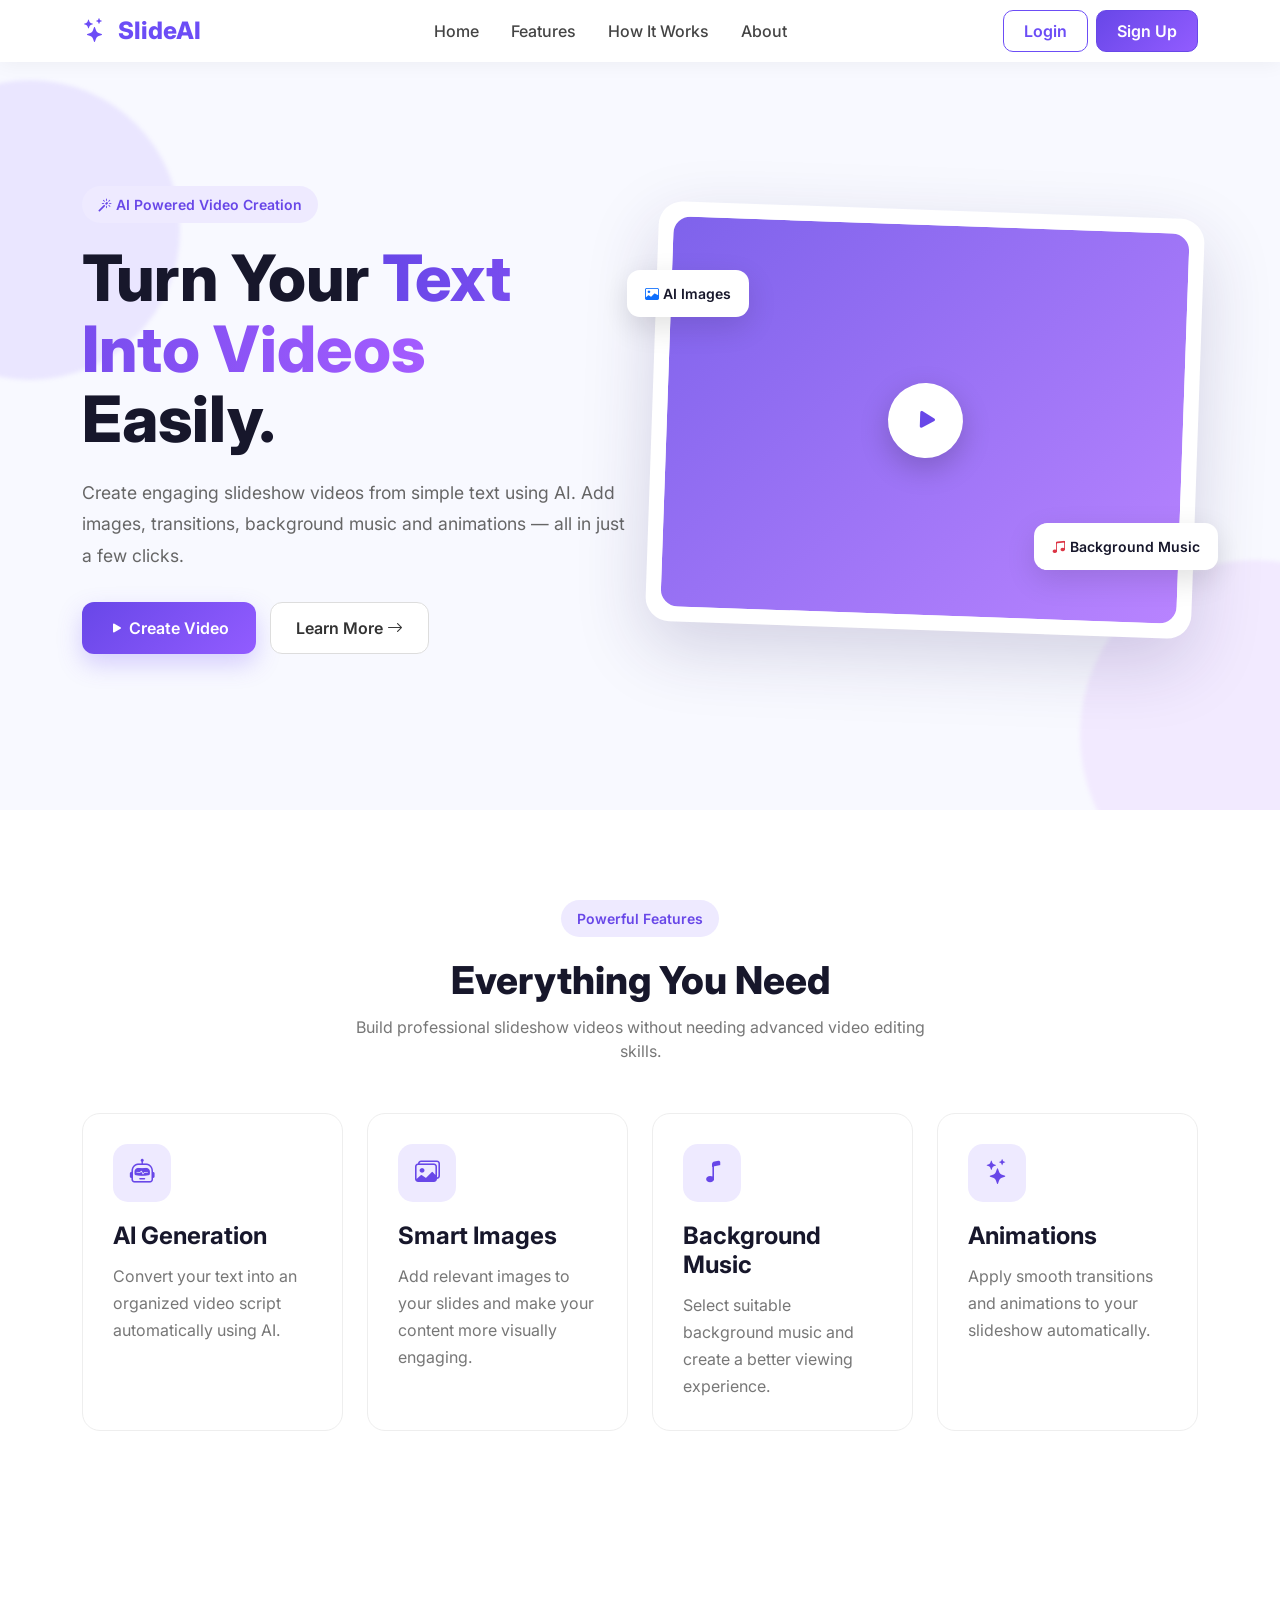
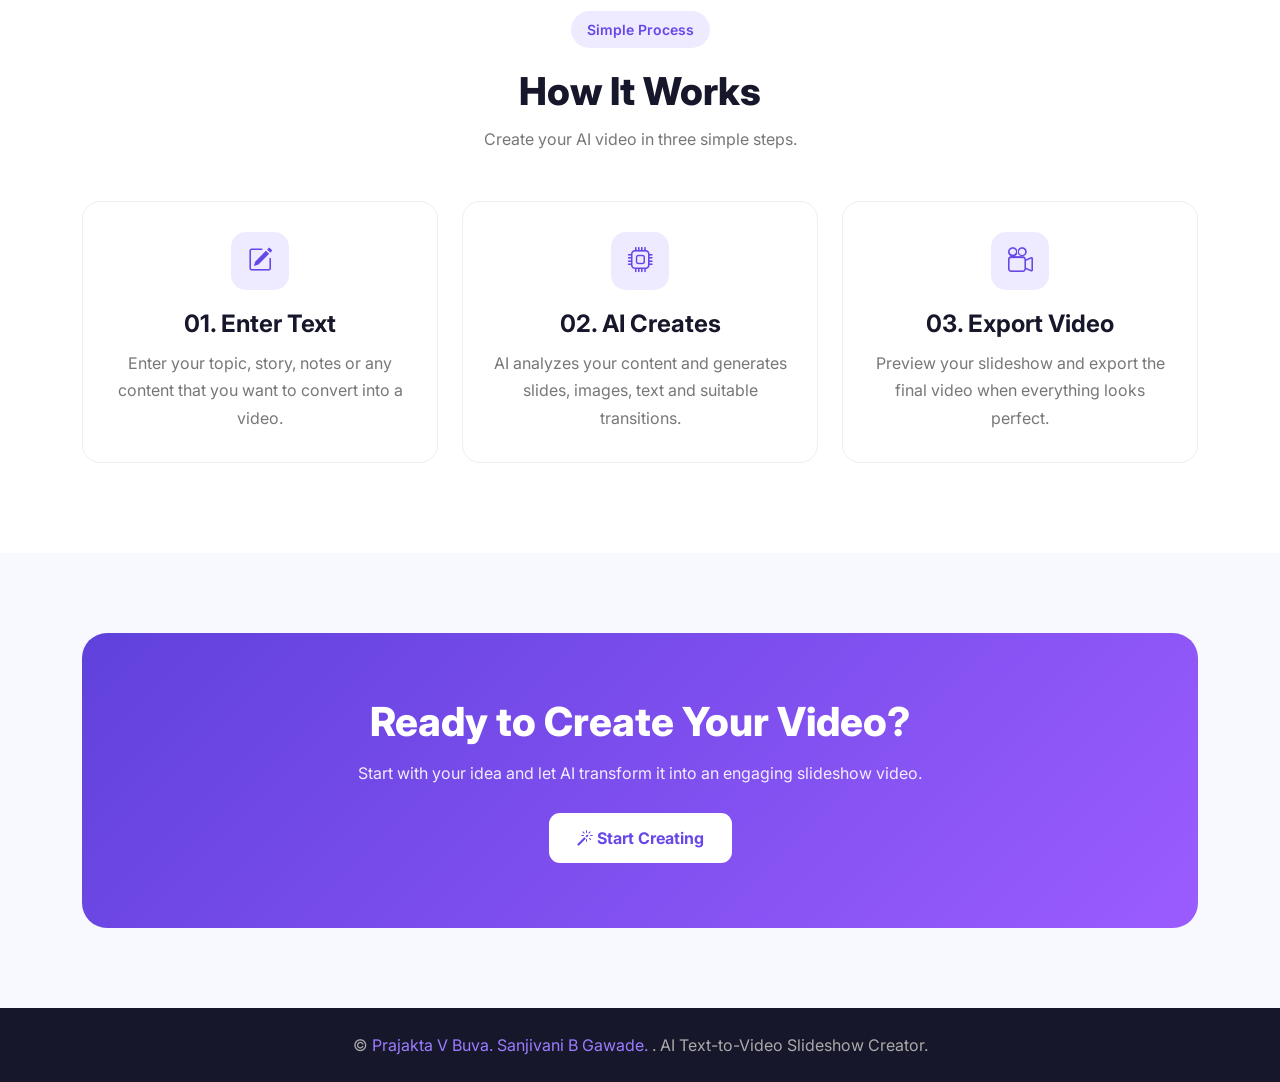
<file: index.html>
<!DOCTYPE html>
<html lang="en">
<head>
    <meta charset="UTF-8">
    <meta name="viewport" content="width=device-width, initial-scale=1.0">

    <title>SlideAI - Text to Video Creator</title>

    <!-- Bootstrap CSS -->
    <link
        href="https://cdn.jsdelivr.net/npm/bootstrap@5.3.3/dist/css/bootstrap.min.css"
        rel="stylesheet"
    >

    <!-- Bootstrap Icons -->
    <link
        rel="stylesheet"
        href="https://cdn.jsdelivr.net/npm/bootstrap-icons@1.11.3/font/bootstrap-icons.min.css"
    >

    <!-- Google Font -->
    <link
        href="https://fonts.googleapis.com/css2?family=Inter:wght@400;500;600;700;800&display=swap"
        rel="stylesheet"
    >

    <!-- External CSS -->
    <link rel="stylesheet" href="css/style.css">
</head>

<body>

    <!-- ================= NAVBAR ================= -->

    <nav class="navbar navbar-expand-lg fixed-top">

        <div class="container">

            <a class="navbar-brand" href="#">
                <i class="bi bi-stars"></i>
                SlideAI
            </a>

            <button
                class="navbar-toggler"
                type="button"
                data-bs-toggle="collapse"
                data-bs-target="#navbarMenu"
                aria-controls="navbarMenu"
                aria-expanded="false"
                aria-label="Toggle navigation">

                <span class="navbar-toggler-icon"></span>

            </button>

            <div class="collapse navbar-collapse" id="navbarMenu">

                <ul class="navbar-nav mx-auto">

                    <li class="nav-item">
                        <a class="nav-link" href="#home">Home</a>
                    </li>

                    <li class="nav-item">
                        <a class="nav-link" href="#features">Features</a>
                    </li>

                    <li class="nav-item">
                        <a class="nav-link" href="#how-it-works">
                            How It Works
                        </a>
                    </li>

                    <li class="nav-item">
                        <a class="nav-link" href="#about">About</a>
                    </li>

                </ul>

                <a href="#" class="btn btn-login">
                    Login
                </a>
                <a href="#" class="btn btn-signup">
                    Sign Up
                </a>

            </div>

        </div>

    </nav>


    <!-- ================= HERO SECTION ================= -->

    <section class="hero" id="home">

        <div class="shape shape-one"></div>
        <div class="shape shape-two"></div>

        <div class="container">

            <div class="row align-items-center">

                <!-- Hero Content -->

                <div class="col-lg-6">

                    <div class="hero-content">

                        <span class="badge-custom">
                            <i class="bi bi-magic"></i>
                            AI Powered Video Creation
                        </span>

                        <h1>
                            Turn Your
                            <span class="gradient-text">
                                Text Into Videos
                            </span>
                            Easily.
                        </h1>

                        <p>
                            Create engaging slideshow videos from simple text
                            using AI. Add images, transitions, background music
                            and animations — all in just a few clicks.
                        </p>

                        <div class="hero-buttons">

                            <a href="#" class="btn btn-primary-custom">
                                <i class="bi bi-play-fill"></i>
                                Create Video
                            </a>

                            <a
                                href="#how-it-works"
                                class="btn btn-outline-custom">

                                Learn More
                                <i class="bi bi-arrow-right"></i>

                            </a>

                        </div>

                    </div>

                </div>


                <!-- Video Preview -->

                <div class="col-lg-6">

                    <div class="preview-wrapper">

                        <div class="floating-card card-one">
                            <i class="bi bi-image text-primary"></i>
                            AI Images
                        </div>

                        <div class="video-card">

                            <div class="video-screen">

                                <div class="play-button">
                                    <i class="bi bi-play-fill"></i>
                                </div>

                            </div>

                        </div>

                        <div class="floating-card card-two">
                            <i class="bi bi-music-note-beamed text-danger"></i>
                            Background Music
                        </div>

                    </div>

                </div>

            </div>

        </div>

    </section>


    <!-- ================= FEATURES ================= -->

    <section class="features-section" id="features">

        <div class="container">

            <div class="section-title">

                <span class="badge-custom">
                    Powerful Features
                </span>

                <h2>
                    Everything You Need
                </h2>

                <p>
                    Build professional slideshow videos without needing
                    advanced video editing skills.
                </p>

            </div>


            <div class="row g-4">

                <!-- Feature 1 -->

                <div class="col-md-6 col-lg-3">

                    <div class="feature-card">

                        <div class="feature-icon">
                            <i class="bi bi-robot"></i>
                        </div>

                        <h4>AI Generation</h4>

                        <p>
                            Convert your text into an organized video script
                            automatically using AI.
                        </p>

                    </div>

                </div>


                <!-- Feature 2 -->

                <div class="col-md-6 col-lg-3">

                    <div class="feature-card">

                        <div class="feature-icon">
                            <i class="bi bi-images"></i>
                        </div>

                        <h4>Smart Images</h4>

                        <p>
                            Add relevant images to your slides and make your
                            content more visually engaging.
                        </p>

                    </div>

                </div>


                <!-- Feature 3 -->

                <div class="col-md-6 col-lg-3">

                    <div class="feature-card">

                        <div class="feature-icon">
                            <i class="bi bi-music-note"></i>
                        </div>

                        <h4>Background Music</h4>

                        <p>
                            Select suitable background music and create a
                            better viewing experience.
                        </p>

                    </div>

                </div>


                <!-- Feature 4 -->

                <div class="col-md-6 col-lg-3">

                    <div class="feature-card">

                        <div class="feature-icon">
                            <i class="bi bi-stars"></i>
                        </div>

                        <h4>Animations</h4>

                        <p>
                            Apply smooth transitions and animations to your
                            slideshow automatically.
                        </p>

                    </div>

                </div>

            </div>

        </div>

    </section>


    <!-- ================= HOW IT WORKS ================= -->

    <section class="features-section" id="how-it-works">

        <div class="container">

            <div class="section-title">

                <span class="badge-custom">
                    Simple Process
                </span>

                <h2>
                    How It Works
                </h2>

                <p>
                    Create your AI video in three simple steps.
                </p>

            </div>


            <div class="row g-4">

                <!-- Step 1 -->

                <div class="col-md-4">

                    <div class="feature-card text-center">

                        <div class="feature-icon mx-auto">
                            <i class="bi bi-pencil-square"></i>
                        </div>

                        <h4>01. Enter Text</h4>

                        <p>
                            Enter your topic, story, notes or any content
                            that you want to convert into a video.
                        </p>

                    </div>

                </div>


                <!-- Step 2 -->

                <div class="col-md-4">

                    <div class="feature-card text-center">

                        <div class="feature-icon mx-auto">
                            <i class="bi bi-cpu"></i>
                        </div>

                        <h4>02. AI Creates</h4>

                        <p>
                            AI analyzes your content and generates slides,
                            images, text and suitable transitions.
                        </p>

                    </div>

                </div>


                <!-- Step 3 -->

                <div class="col-md-4">

                    <div class="feature-card text-center">

                        <div class="feature-icon mx-auto">
                            <i class="bi bi-camera-reels"></i>
                        </div>

                        <h4>03. Export Video</h4>

                        <p>
                            Preview your slideshow and export the final
                            video when everything looks perfect.
                        </p>

                    </div>

                </div>

            </div>

        </div>

    </section>


    <!-- ================= CTA ================= -->

    <section class="cta-section" id="about">

        <div class="container">

            <div class="cta-box">

                <h2>
                    Ready to Create Your Video?
                </h2>

                <p>
                    Start with your idea and let AI transform it into
                    an engaging slideshow video.
                </p>

                <a href="#" class="btn btn-white">
                    <i class="bi bi-magic"></i>
                    Start Creating
                </a>

            </div>

        </div>

    </section>


    <!-- ================= FOOTER ================= -->

    <footer>

        <div class="container">

            <p class="mb-0">
                © <span>Prajakta V Buva.
                    Sanjivani B Gawade.
                </span>.
                AI Text-to-Video Slideshow Creator.
            </p>

        </div>

    </footer>


    <!-- Bootstrap JS -->

    <script
        src="https://cdn.jsdelivr.net/npm/bootstrap@5.3.3/dist/js/bootstrap.bundle.min.js">
    </script>

</body>
</html>
</file>
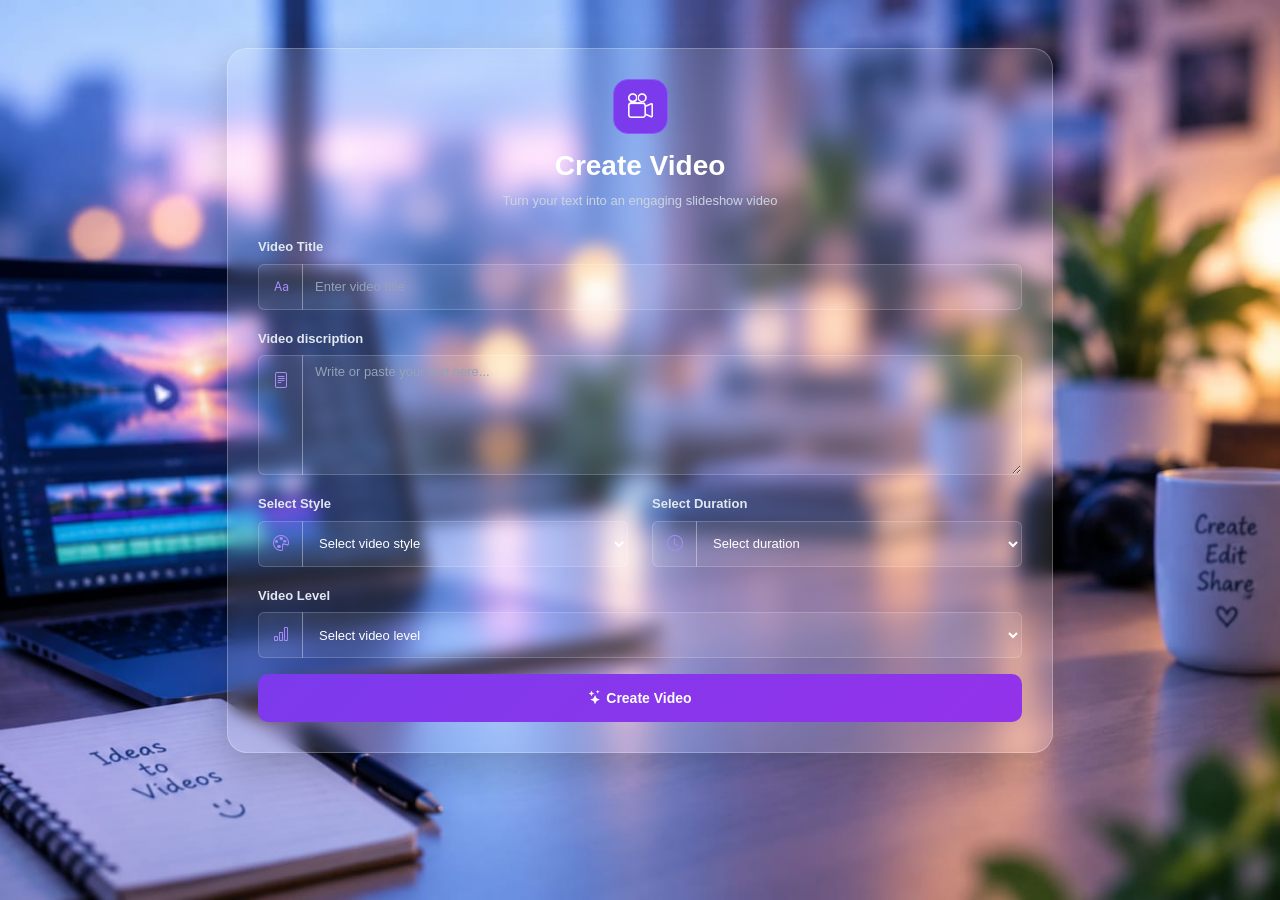
<file: create_video.html>
<!DOCTYPE html>
<html lang="en">

<head>

    <meta charset="UTF-8">

    <meta name="viewport"
          content="width=device-width, initial-scale=1.0">

    <title>Create Video - AI Text to Video</title>


    <!-- Bootstrap CSS -->

    <link
        href="https://cdn.jsdelivr.net/npm/bootstrap@5.3.3/dist/css/bootstrap.min.css"
        rel="stylesheet">


    <!-- Bootstrap Icons -->

    <link
        rel="stylesheet"
        href="https://cdn.jsdelivr.net/npm/bootstrap-icons@1.11.3/font/bootstrap-icons.min.css">


    <!-- Custom CSS -->

    <link rel="stylesheet"
          href="./css/create.css">

</head>


<body>


<div class="container py-5">

    <div class="create-video">


        <!-- Heading -->

        <div class="text-center mb-4">

            <div class="logo-icon">

                <i class="bi bi-camera-reels"></i>

            </div>

            <h2>Create Video</h2>

            <p>
                Turn your text into an engaging slideshow video
            </p>

        </div>


        <!-- Form -->

        <form>


            <!-- Video Title -->

            <div class="row">

                <div class="col-12 mb-3">

                    <label class="form-label">
                        Video Title
                    </label>

                    <div class="input-group">

                        <span class="input-group-text">

                            <i class="bi bi-type"></i>

                        </span>

                        <input
                            type="text"
                            class="form-control"
                            placeholder="Enter video title">

                    </div>

                </div>

            </div>


            <!-- Video discription -->

            <div class="row">

                <div class="col-12 mb-3">

                    <label class="form-label">
                        Video discription
                    </label>

                    <div class="input-group">

                        <span class="input-group-text textarea-icon">

                            <i class="bi bi-file-text"></i>

                        </span>

                        <textarea
                            class="form-control"
                            rows="5"
                            placeholder="Write or paste your text here..."></textarea>

                    </div>

                </div>

            </div>


            <!-- Select Style + Select Duration -->

            <div class="row">


                <!-- Select Style -->

                <div class="col-md-6 mb-3">

                    <label class="form-label">
                        Select Style
                    </label>

                    <div class="input-group">

                        <span class="input-group-text">

                            <i class="bi bi-palette"></i>

                        </span>

                        <select class="form-select">

                            <option selected disabled>
                                Select video style
                            </option>

                            <option>
                                Modern
                            </option>

                            <option>
                                Professional
                            </option>

                            <option>
                                Creative
                            </option>

                            <option>
                                Minimal
                            </option>

                        </select>

                    </div>

                </div>


                <!-- Select Duration -->

                <div class="col-md-6 mb-3">

                    <label class="form-label">
                        Select Duration
                    </label>

                    <div class="input-group">

                        <span class="input-group-text">

                            <i class="bi bi-clock"></i>

                        </span>

                        <select class="form-select">

                            <option selected disabled>
                                Select duration
                            </option>

                            <option>
                                30 Seconds
                            </option>

                            <option>
                                1 Minute
                            </option>

                            <option>
                                2 Minutes
                            </option>

                            <option>
                                5 Minutes
                            </option>

                        </select>

                    </div>

                </div>

            </div>


            <!-- Video Level -->

            <div class="row">

                <div class="col-md-12 mb-3">

                    <label class="form-label">
                        Video Level
                    </label>

                    <div class="input-group">

                        <span class="input-group-text">

                            <i class="bi bi-bar-chart"></i>

                        </span>

                        <select class="form-select">

                            <option selected disabled>
                                Select video level
                            </option>

                            <option>
                                Normal
                            </option>

                            <option>
                                Medium
                            </option>

                            <option>
                                Standard
                            </option>

                        </select>

                    </div>

                </div>

            </div>


            <!-- Create Video Button -->

            <div class="row">

                <div class="col-12">

                    <button
                        type="submit"
                        class="create-video-btn">

                        <i class="bi bi-stars"></i>

                        Create Video

                    </button>

                </div>

            </div>


        </form>

    </div>

</div>


</body>

</html>
</file>
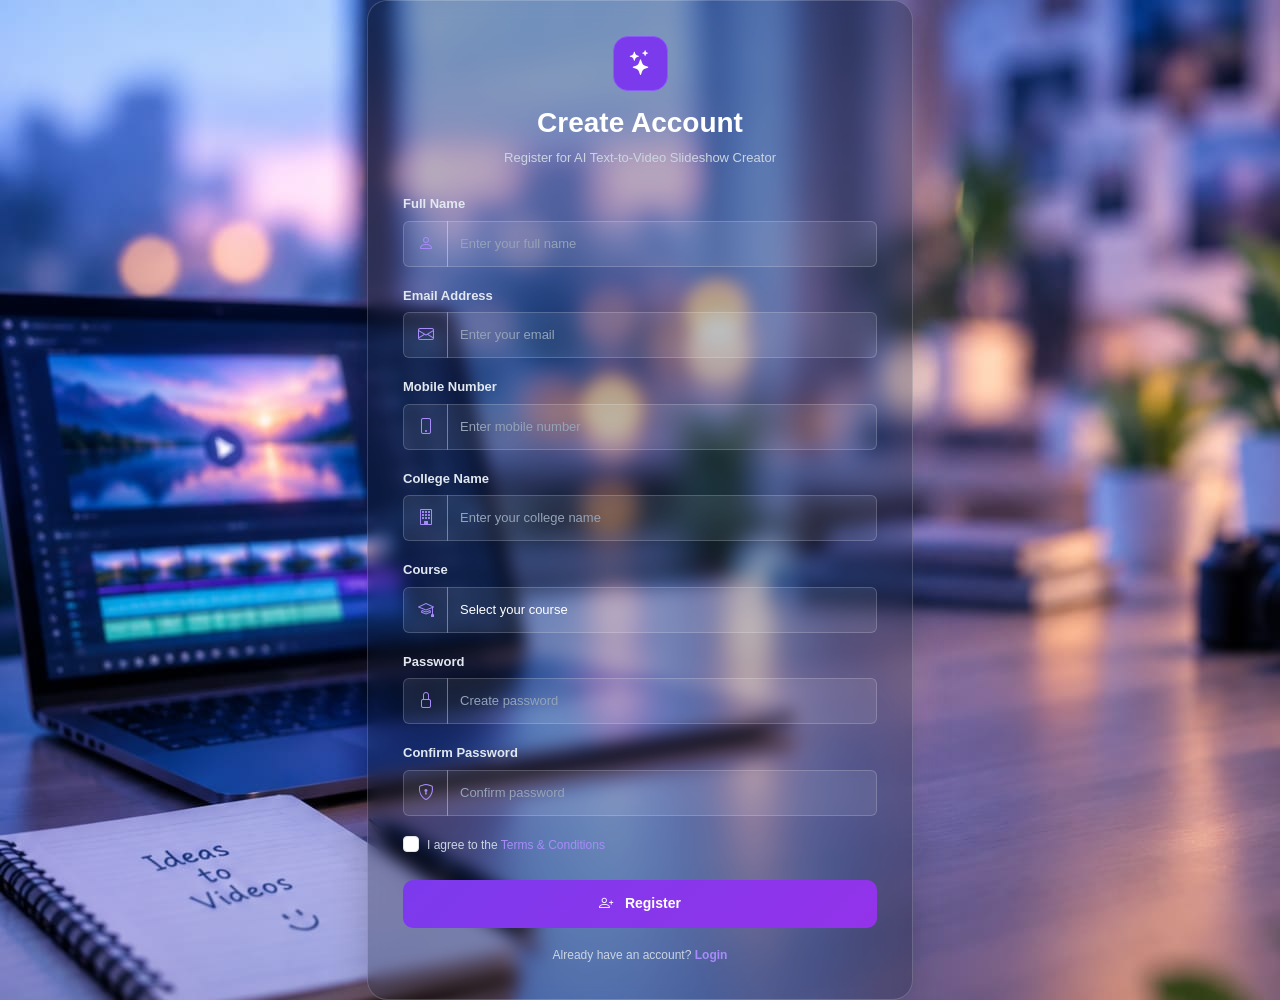
<file: register.html>
<!DOCTYPE html>
<html lang="en">

<head>
    <meta charset="UTF-8">
    <meta name="viewport" content="width=device-width, initial-scale=1.0">

    <title>AI Video Creator - Registration</title>

    <!-- Bootstrap CSS -->
    <link
        href="https://cdn.jsdelivr.net/npm/bootstrap@5.3.3/dist/css/bootstrap.min.css"
        rel="stylesheet">

    <!-- Bootstrap Icons -->
    <link
        rel="stylesheet"
        href="https://cdn.jsdelivr.net/npm/bootstrap-icons@1.11.3/font/bootstrap-icons.min.css">

    <!-- External CSS -->
    <link rel="stylesheet" href="./css/register.css">
</head>

<body>

    <div class="container">

        <div class="row justify-content-center align-items-center min-vh-100">

            <div class="col-lg-6 col-md-8 col-sm-10">

                <!-- Registration Form -->

                <div class="registration-form">

                    <div class="text-center mb-4">

                        <div class="logo-icon">
                            <i class="bi bi-stars"></i>
                        </div>

                        <h2>Create Account</h2>

                        <p>
                            Register for AI Text-to-Video Slideshow Creator
                        </p>

                    </div>


                    <form>

                        <!-- Full Name -->

                        <div class="mb-3">

                            <label class="form-label">
                                Full Name
                            </label>

                            <div class="input-group">

                                <span class="input-group-text">
                                    <i class="bi bi-person"></i>
                                </span>

                                <input
                                    type="text"
                                    class="form-control"
                                    placeholder="Enter your full name"
                                    required>

                            </div>

                        </div>


                        <!-- Email -->

                        <div class="mb-3">

                            <label class="form-label">
                                Email Address
                            </label>

                            <div class="input-group">

                                <span class="input-group-text">
                                    <i class="bi bi-envelope"></i>
                                </span>

                                <input
                                    type="email"
                                    class="form-control"
                                    placeholder="Enter your email"
                                    required>

                            </div>

                        </div>


                        <!-- Mobile -->

                        <div class="mb-3">

                            <label class="form-label">
                                Mobile Number
                            </label>

                            <div class="input-group">

                                <span class="input-group-text">
                                    <i class="bi bi-phone"></i>
                                </span>

                                <input
                                    type="tel"
                                    class="form-control"
                                    placeholder="Enter mobile number"
                                    required>

                            </div>

                        </div>


                        <!-- College -->

                        <div class="mb-3">

                            <label class="form-label">
                                College Name
                            </label>

                            <div class="input-group">

                                <span class="input-group-text">
                                    <i class="bi bi-building"></i>
                                </span>

                                <input
                                    type="text"
                                    class="form-control"
                                    placeholder="Enter your college name"
                                    required>

                            </div>

                        </div>


                        <!-- Course -->

                        <div class="mb-3">

                            <label class="form-label">
                                Course
                            </label>

                            <div class="input-group">

                                <span class="input-group-text">
                                    <i class="bi bi-mortarboard"></i>
                                </span>

                                <select
                                    class="form-select"
                                    required>

                                    <option
                                        value=""
                                        selected
                                        disabled>
                                        Select your course
                                    </option>

                                    <option>BCA</option>
                                    <option>B.Sc Computer Science</option>
                                    <option>B.Tech</option>
                                    <option>MCA</option>
                                    <option>M.Sc Computer Science</option>
                                    <option>Other</option>

                                </select>

                            </div>

                        </div>


                        <!-- Password -->

                        <div class="mb-3">

                            <label class="form-label">
                                Password
                            </label>

                            <div class="input-group">

                                <span class="input-group-text">
                                    <i class="bi bi-lock"></i>
                                </span>

                                <input
                                    type="password"
                                    class="form-control"
                                    placeholder="Create password"
                                    required>

                            </div>

                        </div>


                        <!-- Confirm Password -->

                        <div class="mb-3">

                            <label class="form-label">
                                Confirm Password
                            </label>

                            <div class="input-group">

                                <span class="input-group-text">
                                    <i class="bi bi-shield-lock"></i>
                                </span>

                                <input
                                    type="password"
                                    class="form-control"
                                    placeholder="Confirm password"
                                    required>

                            </div>

                        </div>


                        <!-- Terms -->

                        <div class="form-check mb-4">

                            <input
                                class="form-check-input"
                                type="checkbox"
                                id="terms"
                                required>

                            <label
                                class="form-check-label"
                                for="terms">

                                I agree to the
                                <a href="#">
                                    Terms & Conditions
                                </a>

                            </label>

                        </div>


                        <!-- Register Button -->

                        <button
                            type="submit"
                            class="btn register-btn">

                            <i class="bi bi-person-plus me-2"></i>

                            Register

                        </button>


                        <!-- Login -->

                        <p class="login-text">

                            Already have an account?

                            <a href="#">
                                Login
                            </a>

                        </p>

                    </form>

                </div>

            </div>

        </div>

    </div>


    <!-- Bootstrap JS -->

    <script
        src="https://cdn.jsdelivr.net/npm/bootstrap@5.3.3/dist/js/bootstrap.bundle.min.js">
    </script>

</body>

</html>
</file>
<file: css/style.css>
/* =====================================================
   GLOBAL
===================================================== */

* {
    margin: 0;
    padding: 0;
    box-sizing: border-box;
}

html {
    scroll-behavior: smooth;
}

body {
    font-family: "Inter", sans-serif;
    background: #f8f9ff;
    color: #17172b;
    overflow-x: hidden;
}

a {
    text-decoration: none;
}


/* =====================================================
   NAVBAR
===================================================== */

.navbar {
    background: rgba(255, 255, 255, 0.90);
    backdrop-filter: blur(12px);
    box-shadow: 0 2px 20px rgba(0, 0, 0, 0.05);
}

.navbar-brand {
    font-size: 1.5rem;
    font-weight: 800;
    color: #6c4df6 !important;
}

.navbar-brand i {
    margin-right: 7px;
}

.nav-link {
    color: #444 !important;
    font-weight: 500;
    margin: 0 8px;
    transition: 0.3s;
}

.nav-link:hover {
    color: #6c4df6 !important;
}

.btn-login {
    border: 1px solid #6c4df6;
    color: #6c4df6;
    border-radius: 10px;
    padding: 8px 20px;
    font-weight: 600;
    transition: 0.3s;
}

.btn-login:hover {
    background: #6c4df6;
    color: white;
}


/* =====================================================
   HERO
===================================================== */

.hero {
    min-height: 90vh;
    display: flex;
    align-items: center;
    position: relative;
    overflow: hidden;
    padding: 100px 0 70px;
}

.hero-content {
    animation: fadeUp 1s ease forwards;
}

.badge-custom {
    display: inline-block;
    background: #eeeaff;
    color: #6847e8;
    padding: 8px 16px;
    border-radius: 50px;
    font-size: 14px;
    font-weight: 600;
    margin-bottom: 20px;
}

.hero h1 {
    font-size: clamp(2.5rem, 5vw, 4.5rem);
    font-weight: 800;
    line-height: 1.1;
    margin-bottom: 22px;
}

.gradient-text {
    background: linear-gradient(90deg, #6847e8, #a45cff);
    -webkit-background-clip: text;
    -webkit-text-fill-color: transparent;
}

.hero p {
    color: #666;
    font-size: 1.1rem;
    line-height: 1.8;
    max-width: 580px;
    margin-bottom: 30px;
}


/* =====================================================
   BUTTONS
===================================================== */

.btn-primary-custom {
    background: linear-gradient(135deg, #6847e8, #925cff);
    color: white;
    border: none;
    padding: 14px 27px;
    border-radius: 12px;
    font-weight: 600;
    box-shadow: 0 10px 25px rgba(108, 77, 246, 0.25);
    transition: 0.3s;
}

.btn-primary-custom:hover {
    transform: translateY(-3px);
    box-shadow: 0 15px 30px rgba(108, 77, 246, 0.35);
    color: white;
}

.btn-outline-custom {
    padding: 13px 25px;
    border: 1px solid #ddd;
    border-radius: 12px;
    margin-left: 10px;
    font-weight: 600;
    color: #333;
    background: white;
    transition: 0.3s;
}

.btn-outline-custom:hover {
    border-color: #6847e8;
    color: #6847e8;
}


/* =====================================================
   VIDEO PREVIEW
===================================================== */

.preview-wrapper {
    position: relative;
    animation: float 4s ease-in-out infinite;
}

.video-card {
    background: white;
    border-radius: 24px;
    padding: 15px;
    box-shadow: 0 25px 70px rgba(47, 35, 100, 0.18);
    transform: rotate(2deg);
}

.video-screen {
    height: 390px;
    border-radius: 17px;

    background:
        linear-gradient(
            135deg,
            rgba(104, 71, 232, 0.85),
            rgba(160, 90, 255, 0.75)
        ),
        url("https://images.unsplash.com/photo-1516321318423-f06f85e504b3?auto=format&fit=crop&w=900&q=80");

    background-size: cover;
    background-position: center;

    display: flex;
    align-items: center;
    justify-content: center;

    position: relative;
    overflow: hidden;
}

.play-button {
    width: 75px;
    height: 75px;
    border-radius: 50%;
    background: white;
    color: #6847e8;

    display: flex;
    align-items: center;
    justify-content: center;

    font-size: 30px;
    padding-left: 5px;

    box-shadow: 0 10px 30px rgba(0, 0, 0, 0.2);

    transition: 0.3s;
}

.play-button:hover {
    transform: scale(1.1);
}


/* =====================================================
   FLOATING CARDS
===================================================== */

.floating-card {
    position: absolute;
    background: white;
    padding: 13px 18px;
    border-radius: 13px;
    box-shadow: 0 10px 30px rgba(0, 0, 0, 0.12);
    font-size: 14px;
    font-weight: 600;
    z-index: 5;
}

.card-one {
    left: -25px;
    top: 60px;
    animation: floatSmall 3s ease-in-out infinite;
}

.card-two {
    right: -20px;
    bottom: 60px;
    animation: floatSmall 3.5s ease-in-out infinite;
}


/* =====================================================
   BACKGROUND SHAPES
===================================================== */

.shape {
    position: absolute;
    border-radius: 50%;
    filter: blur(2px);
    z-index: -1;
}

.shape-one {
    width: 300px;
    height: 300px;
    background: rgba(142, 102, 255, 0.12);
    top: 80px;
    left: -120px;
}

.shape-two {
    width: 350px;
    height: 350px;
    background: rgba(198, 112, 255, 0.10);
    right: -150px;
    bottom: -100px;
}


/* =====================================================
   FEATURES
===================================================== */

.features-section {
    padding: 90px 0;
    background: white;
}

.section-title {
    text-align: center;
    margin-bottom: 50px;
}

.section-title h2 {
    font-weight: 800;
    font-size: 2.4rem;
}

.section-title p {
    color: #777;
    max-width: 600px;
    margin: 12px auto;
}


/* =====================================================
   FEATURE CARD
===================================================== */

.feature-card {
    height: 100%;
    padding: 30px;
    border-radius: 18px;
    background: #fff;
    border: 1px solid #eee;

    transition: 0.35s;
}

.feature-card:hover {
    transform: translateY(-8px);
    border-color: #dcd2ff;
    box-shadow: 0 20px 40px rgba(68, 43, 150, 0.10);
}

.feature-icon {
    width: 58px;
    height: 58px;

    border-radius: 15px;

    background: #eeeaff;
    color: #6847e8;

    display: flex;
    align-items: center;
    justify-content: center;

    font-size: 25px;

    margin-bottom: 20px;
}

.feature-card h4 {
    font-weight: 700;
    margin-bottom: 12px;
}

.feature-card p {
    color: #777;
    line-height: 1.7;
    margin-bottom: 0;
}


/* =====================================================
   CTA
===================================================== */

.cta-section {
    padding: 80px 0;
}

.cta-box {
    background: linear-gradient(135deg, #6041dc, #9b5cff);
    border-radius: 25px;
    padding: 65px 30px;
    color: white;
    text-align: center;

    position: relative;
    overflow: hidden;
}

.cta-box h2 {
    font-size: 2.5rem;
    font-weight: 800;
    margin-bottom: 15px;
}

.cta-box p {
    opacity: 0.9;
    margin-bottom: 28px;
}

.btn-white {
    background: white;
    color: #6847e8;

    padding: 13px 28px;

    border-radius: 11px;

    font-weight: 700;

    border: none;

    transition: 0.3s;
}

.btn-white:hover {
    transform: translateY(-3px);
    color: #6847e8;
}


/* =====================================================
   FOOTER
===================================================== */

footer {
    background: #17172b;
    color: #aaa;
    padding: 25px 0;
    text-align: center;
}

footer span {
    color: #9b7cff;
}


/* =====================================================
   ANIMATIONS
===================================================== */

@keyframes fadeUp {

    from {
        opacity: 0;
        transform: translateY(30px);
    }

    to {
        opacity: 1;
        transform: translateY(0);
    }

}


@keyframes float {

    0%,
    100% {
        transform: translateY(0);
    }

    50% {
        transform: translateY(-12px);
    }

}


@keyframes floatSmall {

    0%,
    100% {
        transform: translateY(0);
    }

    50% {
        transform: translateY(-8px);
    }

}


/* =====================================================
   RESPONSIVE
===================================================== */

@media (max-width: 991px) {

    .hero {
        text-align: center;
        padding-top: 130px;
    }

    .hero p {
        margin-left: auto;
        margin-right: auto;
    }

    .preview-wrapper {
        margin-top: 60px;
    }

}


@media (max-width: 576px) {

    .hero h1 {
        font-size: 2.5rem;
    }

    .hero p {
        font-size: 1rem;
    }

    .hero-buttons a {
        display: block;
        width: 100%;
        margin: 10px 0;
    }

    .video-screen {
        height: 280px;
    }

    .floating-card {
        font-size: 12px;
        padding: 10px;
    }

    .card-one {
        left: -5px;
    }

    .card-two {
        right: -5px;
    }

    .section-title h2,
    .cta-box h2 {
        font-size: 2rem;
    }

}
.btn-signup {
    background: linear-gradient(135deg, #6847e8, #925cff);
    color: white !important;
    border-radius: 10px;
    padding: 8px 20px;
    font-weight: 600;
    border: 1px solid #6847e8;
    margin-left: 8px;
    transition: 0.3s;
}

.btn-signup:hover {
    transform: translateY(-2px);
    box-shadow: 0 8px 20px rgba(108, 77, 246, 0.25);
}
</file>
<file: css/create.css>
/* =========================================
   BASIC
========================================= */

* {
    margin: 0;
    padding: 0;
    box-sizing: border-box;
}


body {

    min-height: 100vh;

    font-family: Arial, sans-serif;

    background-image:
        url(../image/image.jpg);

    background-size: cover;

    background-position: center;

    background-attachment: fixed;

    color: #ffffff;

    overflow-x: hidden;
}


/* =========================================
   MAIN CONTAINER
========================================= */

.container {

    max-width: 850px;

}


/* =========================================
   CREATE VIDEO CARD
========================================= */

.create-video {

    padding: 30px;

    background:
        rgba(255, 255, 255, 0.12);

    border:
        1px solid
        rgba(255, 255, 255, 0.25);

    border-radius: 20px;

    backdrop-filter: blur(8px);

    

    box-shadow:
        0 15px 40px
        rgba(0, 0, 0, 0.20);

    animation:
        formAnimation 0.8s ease;
}


/* =========================================
   ANIMATION
========================================= */

@keyframes formAnimation {

    from {

        opacity: 0;

        transform:
            translateY(30px);

    }

    to {

        opacity: 1;

        transform:
            translateY(0);

    }

}


/* =========================================
   LOGO
========================================= */

.logo-icon {

    width: 55px;

    height: 55px;

    margin: 0 auto 15px;

    display: flex;

    align-items: center;

    justify-content: center;

    border-radius: 15px;

    background: #7c3aed;

    border:
        1px solid
        #8b5cf6;

    color: #ffffff;

    font-size: 25px;

    cursor: pointer;
}


/* =========================================
   HEADING
========================================= */

.create-video h2 {

    font-size: 28px;

    font-weight: 700;

    margin-bottom: 8px;

    color: #ffffff;
}


.create-video
.text-center p {

    color: #cbd5e1;

    font-size: 13px;

    margin-bottom: 0;
}


/* =========================================
   LABEL
========================================= */

.form-label {

    color: #e2e8f0;

    font-size: 13px;

    font-weight: 600;

    margin-bottom: 7px;
}


/* =========================================
   INPUT ICON
========================================= */

.input-group-text {

    min-width: 45px;

    justify-content: center;

    background:
        rgba(255, 255, 255, 0.08);

    border:
        1px solid
        rgba(255, 255, 255, 0.18);

    color: #a78bfa;

    cursor: pointer;
}


/* =========================================
   INPUT / TEXTAREA / SELECT
========================================= */

.form-control,
.form-select {

    min-height: 46px;

    background:
        rgba(255, 255, 255, 0.08);

    border:
        1px solid
        rgba(255, 255, 255, 0.18);

    color: #ffffff;

    font-size: 13px;
}


textarea.form-control {

    min-height: 120px;

    resize: vertical;
}


.form-control::placeholder {

    color: #94a3b8;
}


/* =========================================
   DROPDOWN ARROW
========================================= */

.form-select {

    cursor: pointer;

    appearance: auto;

    -webkit-appearance: auto;

    -moz-appearance: auto;
}


/* =========================================
   FOCUS
========================================= */

.form-control:focus,
.form-select:focus {

    background:
        rgba(255, 255, 255, 0.12);

    color: #ffffff;

    border-color: #8b5cf6;

    box-shadow:
        0 0 0 3px
        rgba(124, 58, 237, 0.15);
}


/* =========================================
   DROPDOWN OPTIONS
========================================= */

.form-select option {

    color: #111827;

    background: #ffffff;
}


/* =========================================
   TEXTAREA ICON
========================================= */

.textarea-icon {

    align-items: flex-start;

    padding-top: 13px;
}


/* =========================================
   CREATE VIDEO BUTTON
========================================= */

.create-video-btn {

    width: 100%;

    min-height: 48px;

    border: none;

    border-radius: 10px;

    background:
        linear-gradient(
            135deg,
            #7c3aed,
            #9333ea
        );

    color: #ffffff;

    font-size: 14px;

    font-weight: 600;

    transition:
        all 0.3s ease;

    cursor: pointer;
}


.create-video-btn:hover {

    color: #ffffff;

    background:
        linear-gradient(
            135deg,
            #6d28d9,
            #7e22ce
        );

    transform:
        translateY(-3px);

    box-shadow:
        0 10px 25px
        rgba(124, 58, 237, 0.40);
}


.create-video-btn:active {

    transform:
        translateY(-1px);

    box-shadow:
        0 5px 12px
        rgba(124, 58, 237, 0.30);
}


/* =========================================
   RESPONSIVE
========================================= */

@media (max-width: 576px) {

    .create-video {

        padding: 25px 20px;

        border-radius: 15px;
    }


    .create-video h2 {

        font-size: 24px;
    }

}
</file>
<file: css/register.css>
/* =========================================
   BASIC
========================================= */

* {
    margin: 0;
    padding: 0;
    box-sizing: border-box;
}

body {
    min-height: 100vh;

    font-family: Arial, sans-serif;

    background-image: url(../image/image.jpg);

    color: #ffffff;

    overflow-x: hidden;
}


/* =========================================
   REGISTRATION FORM
========================================= */

.registration-form {

    padding: 35px;

    background: rgba(15, 23, 42, 0.30);

    border: 1px solid
        rgba(255, 255, 255, 0.18);

    border-radius: 20px;

    backdrop-filter: blur(8px);

    -webkit-backdrop-filter: blur(8px);

    box-shadow:
        0 15px 40px
        rgba(0, 0, 0, 0.20);

    animation:
        formAnimation 0.8s ease;
}


@keyframes formAnimation {

    from {
        opacity: 0;

        transform:
            translateY(30px);
    }

    to {
        opacity: 1;

        transform:
            translateY(0);
    }
}


/* =========================================
   LOGO
========================================= */

.logo-icon {

    width: 55px;
    height: 55px;

    margin: 0 auto 15px;

    display: flex;

    align-items: center;
    justify-content: center;

    border-radius: 15px;

    background: #7c3aed;

    border: 1px solid #8b5cf6;

    color: #ffffff;

    font-size: 25px;

    cursor: pointer;
}


/* =========================================
   HEADING
========================================= */

.registration-form h2 {

    font-size: 28px;

    font-weight: 700;

    margin-bottom: 8px;

    color: #ffffff;
}


.registration-form
.text-center p {

    color: #cbd5e1;

    font-size: 13px;

    margin-bottom: 0;
}


/* =========================================
   LABEL
========================================= */

.form-label {

    color: #e2e8f0;

    font-size: 13px;

    font-weight: 600;

    margin-bottom: 7px;
}


/* =========================================
   INPUT
========================================= */

.input-group-text {

    background:
        rgba(255, 255, 255, 0.08);

    border:
        1px solid
        rgba(255, 255, 255, 0.18);

    color: #a78bfa;

    min-width: 45px;

    justify-content: center;

    cursor: pointer;
}


.form-control,
.form-select {

    min-height: 46px;

    background:
        rgba(255, 255, 255, 0.08);

    border:
        1px solid
        rgba(255, 255, 255, 0.18);

    color: #ffffff;

    font-size: 13px;
}


.form-control::placeholder {

    color: #94a3b8;
}


/* =========================================
   INPUT FOCUS
========================================= */

.form-control:focus,
.form-select:focus {

    background:
        rgba(255, 255, 255, 0.12);

    color: #ffffff;

    border-color: #8b5cf6;

    box-shadow:
        0 0 0 3px
        rgba(124, 58, 237, 0.15);
}


/* Dropdown */

.form-select option {

    color: #111827;

    background: #ffffff;
}


/* =========================================
   TERMS
========================================= */

.form-check-label {

    color: #cbd5e1;

    font-size: 12px;
}


.form-check-label a {

    color: #a78bfa;

    text-decoration: none;
}


.form-check-label a:hover {

    text-decoration: underline;
}


/* =========================================
   REGISTER BUTTON
========================================= */

.register-btn {

    width: 100%;

    min-height: 48px;

    border: none;

    border-radius: 10px;

    background:
        linear-gradient(
            135deg,
            #7c3aed,
            #9333ea
        );

    color: #ffffff;

    font-size: 14px;

    font-weight: 600;

    transition:
        all 0.3s ease;

    cursor: pointer;
}


.register-btn:hover {

    color: #ffffff;

    background:
        linear-gradient(
            135deg,
            #6d28d9,
            #7e22ce
        );

    transform:
        translateY(-3px);

    box-shadow:
        0 10px 25px
        rgba(124, 58, 237, 0.40);
}


.register-btn:active {

    transform:
        translateY(-1px);

    box-shadow:
        0 5px 12px
        rgba(124, 58, 237, 0.30);
}


/* =========================================
   LOGIN
========================================= */

.login-text {

    text-align: center;

    color: #cbd5e1;

    font-size: 12px;

    margin: 18px 0 0;
}


.login-text a {

    color: #a78bfa;

    font-weight: 600;

    text-decoration: none;
}


.login-text a:hover {

    text-decoration: underline;
}


/* =========================================
   RESPONSIVE
========================================= */

@media (max-width: 576px) {

    .registration-form {

        padding: 25px 20px;

        border-radius: 15px;
    }

    .registration-form h2 {

        font-size: 24px;
    }

}
</file>
